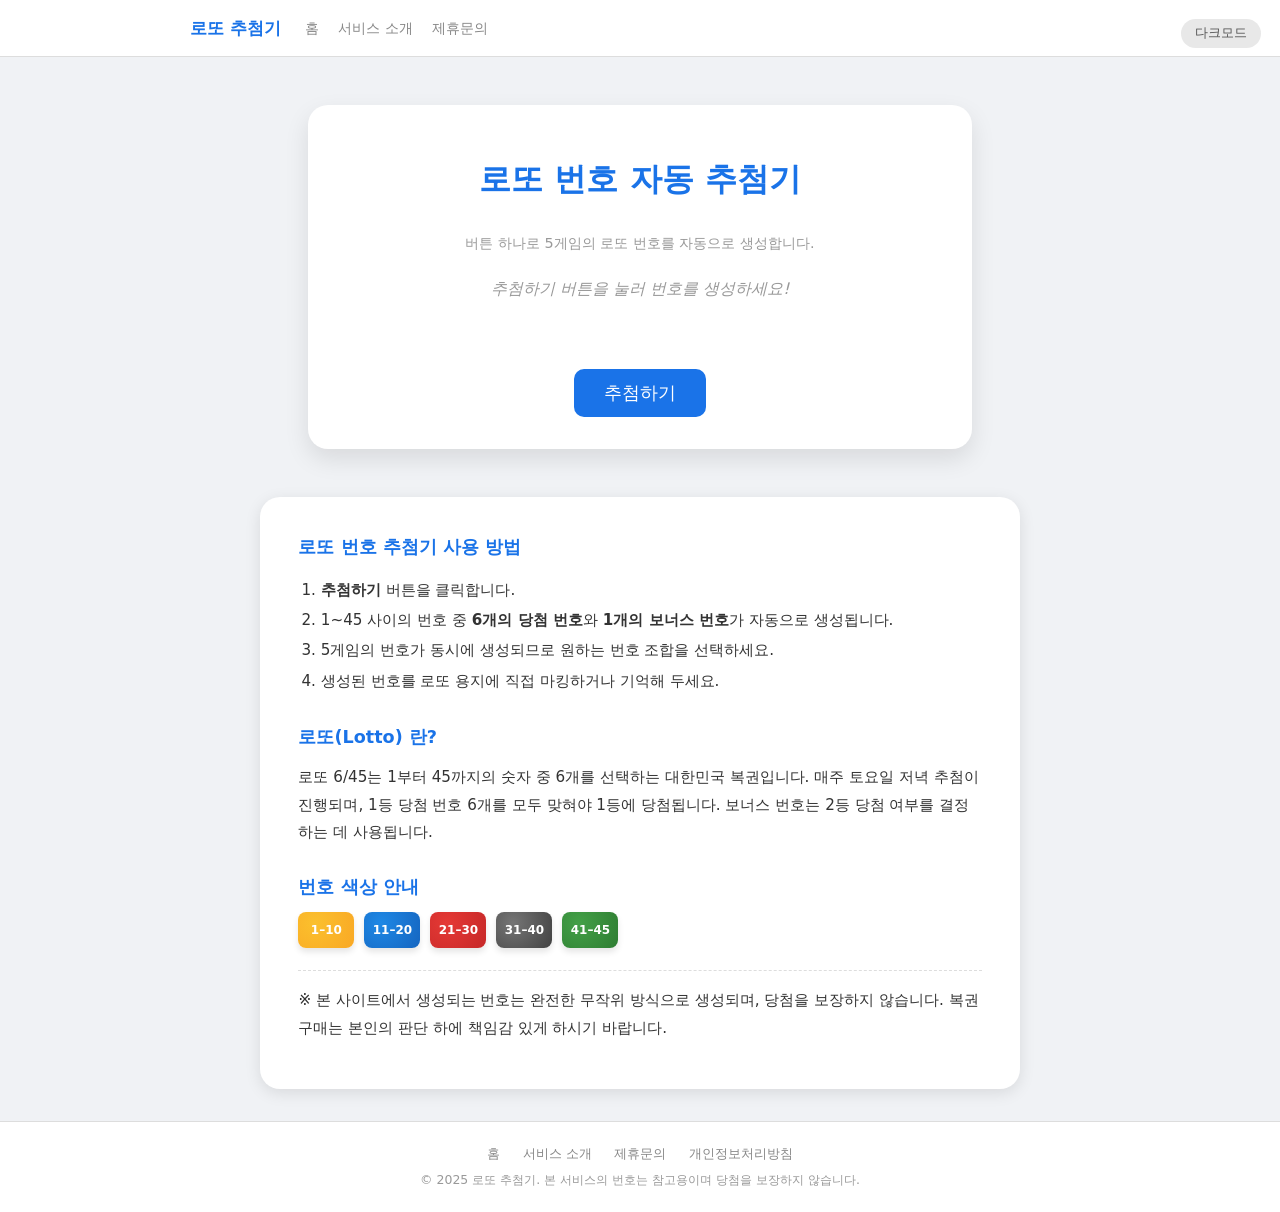
<file: index.html>
<!doctype html>
<html lang="ko">
<head>
  <meta charset="UTF-8" />
  <meta name="viewport" content="width=device-width, initial-scale=1.0" />
  <title>로또 번호 추첨기 - 무료 로또 번호 자동 생성</title>
  <meta name="description" content="무료 로또 번호 추첨기. 클릭 한 번으로 1~45 사이의 로또 번호 5게임을 자동으로 생성합니다. 매주 행운의 번호를 뽑아보세요." />
  <meta name="keywords" content="로또, 로또번호, 로또추첨기, 로또번호생성, 로또자동번호, 행운번호" />
  <meta name="google-adsense-account" content="ca-pub-2824802689617683">
  <meta property="og:title" content="로또 번호 추첨기 - 무료 로또 번호 자동 생성" />
  <meta property="og:description" content="클릭 한 번으로 5게임의 로또 번호를 자동 생성합니다." />
  <meta property="og:type" content="website" />
  <link href='/style.css' rel='stylesheet'>
  <script async src="https://pagead2.googlesyndication.com/pagead/js/adsbygoogle.js?client=ca-pub-2824802689617683" crossorigin="anonymous"></script>
  <!-- Google tag (gtag.js) -->
  <script async src="https://www.googletagmanager.com/gtag/js?id=G-DYKL0S58TN"></script>
  <script>
    window.dataLayer = window.dataLayer || [];
    function gtag(){dataLayer.push(arguments);}
    gtag('js', new Date());
    gtag('config', 'G-DYKL0S58TN');
  </script>
  <!-- Microsoft Clarity -->
  <script type="text/javascript">
    (function(c,l,a,r,i,t,y){
        c[a]=c[a]||function(){(c[a].q=c[a].q||[]).push(arguments)};
        t=l.createElement(r);t.async=1;t.src="https://www.clarity.ms/tag/"+i;
        y=l.getElementsByTagName(r)[0];y.parentNode.insertBefore(t,y);
    })(window, document, "clarity", "script", "wne8ilpfbb");
  </script>
</head>
<body>
  <header class="site-header">
    <div class="header-inner">
      <a href="/" class="logo">로또 추첨기</a>
      <nav class="header-nav">
        <a href="/">홈</a>
        <a href="/about.html">서비스 소개</a>
        <a href="/contact.html">제휴문의</a>
      </nav>
      <button id="theme-toggle" class="theme-btn">다크모드</button>
    </div>
  </header>

  <main class="main-wrap">
    <div class="container">
      <h1>로또 번호 자동 추첨기</h1>
      <p class="subtitle">버튼 하나로 5게임의 로또 번호를 자동으로 생성합니다.</p>

      <div id="results-container">
        <div class="placeholder">추첨하기 버튼을 눌러 번호를 생성하세요!</div>
      </div>
      <button id="draw-btn">추첨하기</button>
    </div>

    <section class="info-section">
      <div class="info-inner">
        <h2>로또 번호 추첨기 사용 방법</h2>
        <ol class="how-to">
          <li><strong>추첨하기</strong> 버튼을 클릭합니다.</li>
          <li>1~45 사이의 번호 중 <strong>6개의 당첨 번호</strong>와 <strong>1개의 보너스 번호</strong>가 자동으로 생성됩니다.</li>
          <li>5게임의 번호가 동시에 생성되므로 원하는 번호 조합을 선택하세요.</li>
          <li>생성된 번호를 로또 용지에 직접 마킹하거나 기억해 두세요.</li>
        </ol>

        <h2>로또(Lotto) 란?</h2>
        <p>로또 6/45는 1부터 45까지의 숫자 중 6개를 선택하는 대한민국 복권입니다. 매주 토요일 저녁 추첨이 진행되며, 1등 당첨 번호 6개를 모두 맞혀야 1등에 당첨됩니다. 보너스 번호는 2등 당첨 여부를 결정하는 데 사용됩니다.</p>

        <h2>번호 색상 안내</h2>
        <div class="color-guide">
          <span class="ball range-1 small">1–10</span>
          <span class="ball range-2 small">11–20</span>
          <span class="ball range-3 small">21–30</span>
          <span class="ball range-4 small">31–40</span>
          <span class="ball range-5 small">41–45</span>
        </div>

        <p class="disclaimer">※ 본 사이트에서 생성되는 번호는 완전한 무작위 방식으로 생성되며, 당첨을 보장하지 않습니다. 복권 구매는 본인의 판단 하에 책임감 있게 하시기 바랍니다.</p>
      </div>
    </section>
  </main>

  <footer class="site-footer">
    <div class="footer-inner">
      <nav class="footer-nav">
        <a href="/">홈</a>
        <a href="/about.html">서비스 소개</a>
        <a href="/contact.html">제휴문의</a>
        <a href="/privacy.html">개인정보처리방침</a>
      </nav>
      <p class="footer-copy">© 2025 로또 추첨기. 본 서비스의 번호는 참고용이며 당첨을 보장하지 않습니다.</p>
    </div>
  </footer>

  <script defer type="text/javascript" src="/main.js"></script>
</body>
</html>
</file>
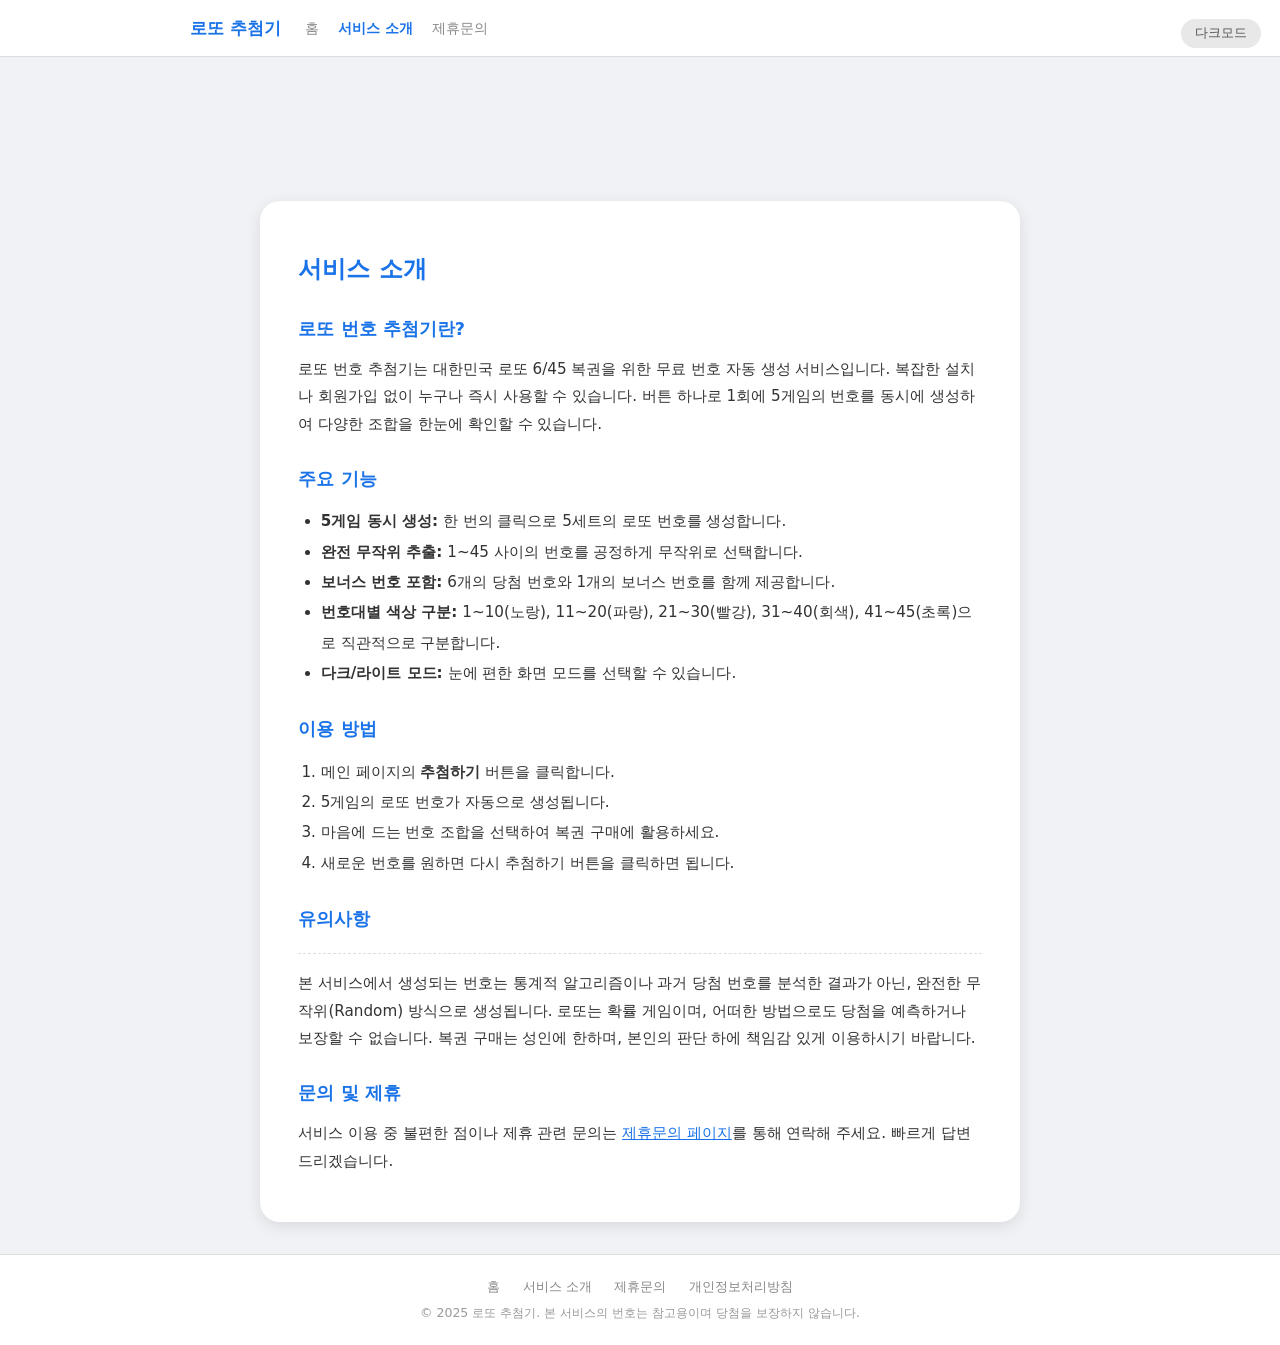
<file: about.html>
<!doctype html>
<html lang="ko">
<head>
  <meta charset="UTF-8" />
  <meta name="viewport" content="width=device-width, initial-scale=1.0" />
  <title>서비스 소개 - 로또 번호 추첨기</title>
  <meta name="description" content="로또 번호 추첨기 서비스 소개. 무료로 제공되는 로또 번호 자동 생성 서비스입니다." />
  <meta name="google-adsense-account" content="ca-pub-2824802689617683">
  <link href='/style.css' rel='stylesheet'>
  <script async src="https://pagead2.googlesyndication.com/pagead/js/adsbygoogle.js?client=ca-pub-2824802689617683" crossorigin="anonymous"></script>
  <!-- Google tag (gtag.js) -->
  <script async src="https://www.googletagmanager.com/gtag/js?id=G-DYKL0S58TN"></script>
  <script>
    window.dataLayer = window.dataLayer || [];
    function gtag(){dataLayer.push(arguments);}
    gtag('js', new Date());
    gtag('config', 'G-DYKL0S58TN');
  </script>
  <!-- Microsoft Clarity -->
  <script type="text/javascript">
    (function(c,l,a,r,i,t,y){
        c[a]=c[a]||function(){(c[a].q=c[a].q||[]).push(arguments)};
        t=l.createElement(r);t.async=1;t.src="https://www.clarity.ms/tag/"+i;
        y=l.getElementsByTagName(r)[0];y.parentNode.insertBefore(t,y);
    })(window, document, "clarity", "script", "wne8ilpfbb");
  </script>
</head>
<body>
  <header class="site-header">
    <div class="header-inner">
      <a href="/" class="logo">로또 추첨기</a>
      <nav class="header-nav">
        <a href="/">홈</a>
        <a href="/about.html" class="active">서비스 소개</a>
        <a href="/contact.html">제휴문의</a>
      </nav>
      <button id="theme-toggle" class="theme-btn">다크모드</button>
    </div>
  </header>

  <main class="main-wrap">
    <section class="info-section" style="padding-top: 3rem;">
      <div class="info-inner">
        <h1>서비스 소개</h1>

        <h2>로또 번호 추첨기란?</h2>
        <p>로또 번호 추첨기는 대한민국 로또 6/45 복권을 위한 무료 번호 자동 생성 서비스입니다. 복잡한 설치나 회원가입 없이 누구나 즉시 사용할 수 있습니다. 버튼 하나로 1회에 5게임의 번호를 동시에 생성하여 다양한 조합을 한눈에 확인할 수 있습니다.</p>

        <h2>주요 기능</h2>
        <ul class="feature-list">
          <li><strong>5게임 동시 생성:</strong> 한 번의 클릭으로 5세트의 로또 번호를 생성합니다.</li>
          <li><strong>완전 무작위 추출:</strong> 1~45 사이의 번호를 공정하게 무작위로 선택합니다.</li>
          <li><strong>보너스 번호 포함:</strong> 6개의 당첨 번호와 1개의 보너스 번호를 함께 제공합니다.</li>
          <li><strong>번호대별 색상 구분:</strong> 1~10(노랑), 11~20(파랑), 21~30(빨강), 31~40(회색), 41~45(초록)으로 직관적으로 구분합니다.</li>
          <li><strong>다크/라이트 모드:</strong> 눈에 편한 화면 모드를 선택할 수 있습니다.</li>
        </ul>

        <h2>이용 방법</h2>
        <ol class="how-to">
          <li>메인 페이지의 <strong>추첨하기</strong> 버튼을 클릭합니다.</li>
          <li>5게임의 로또 번호가 자동으로 생성됩니다.</li>
          <li>마음에 드는 번호 조합을 선택하여 복권 구매에 활용하세요.</li>
          <li>새로운 번호를 원하면 다시 추첨하기 버튼을 클릭하면 됩니다.</li>
        </ol>

        <h2>유의사항</h2>
        <p class="disclaimer">본 서비스에서 생성되는 번호는 통계적 알고리즘이나 과거 당첨 번호를 분석한 결과가 아닌, 완전한 무작위(Random) 방식으로 생성됩니다. 로또는 확률 게임이며, 어떠한 방법으로도 당첨을 예측하거나 보장할 수 없습니다. 복권 구매는 성인에 한하며, 본인의 판단 하에 책임감 있게 이용하시기 바랍니다.</p>

        <h2>문의 및 제휴</h2>
        <p>서비스 이용 중 불편한 점이나 제휴 관련 문의는 <a href="/contact.html" style="color: var(--btn-bg);">제휴문의 페이지</a>를 통해 연락해 주세요. 빠르게 답변드리겠습니다.</p>
      </div>
    </section>
  </main>

  <footer class="site-footer">
    <div class="footer-inner">
      <nav class="footer-nav">
        <a href="/">홈</a>
        <a href="/about.html">서비스 소개</a>
        <a href="/contact.html">제휴문의</a>
        <a href="/privacy.html">개인정보처리방침</a>
      </nav>
      <p class="footer-copy">© 2025 로또 추첨기. 본 서비스의 번호는 참고용이며 당첨을 보장하지 않습니다.</p>
    </div>
  </footer>

  <script>
    const themeToggle = document.getElementById('theme-toggle');
    if (localStorage.getItem('theme') === 'dark') {
      document.body.classList.add('dark');
      themeToggle.textContent = '라이트모드';
    }
    themeToggle.addEventListener('click', () => {
      document.body.classList.toggle('dark');
      const isDark = document.body.classList.contains('dark');
      themeToggle.textContent = isDark ? '라이트모드' : '다크모드';
      localStorage.setItem('theme', isDark ? 'dark' : 'light');
    });
  </script>
</body>
</html>
</file>
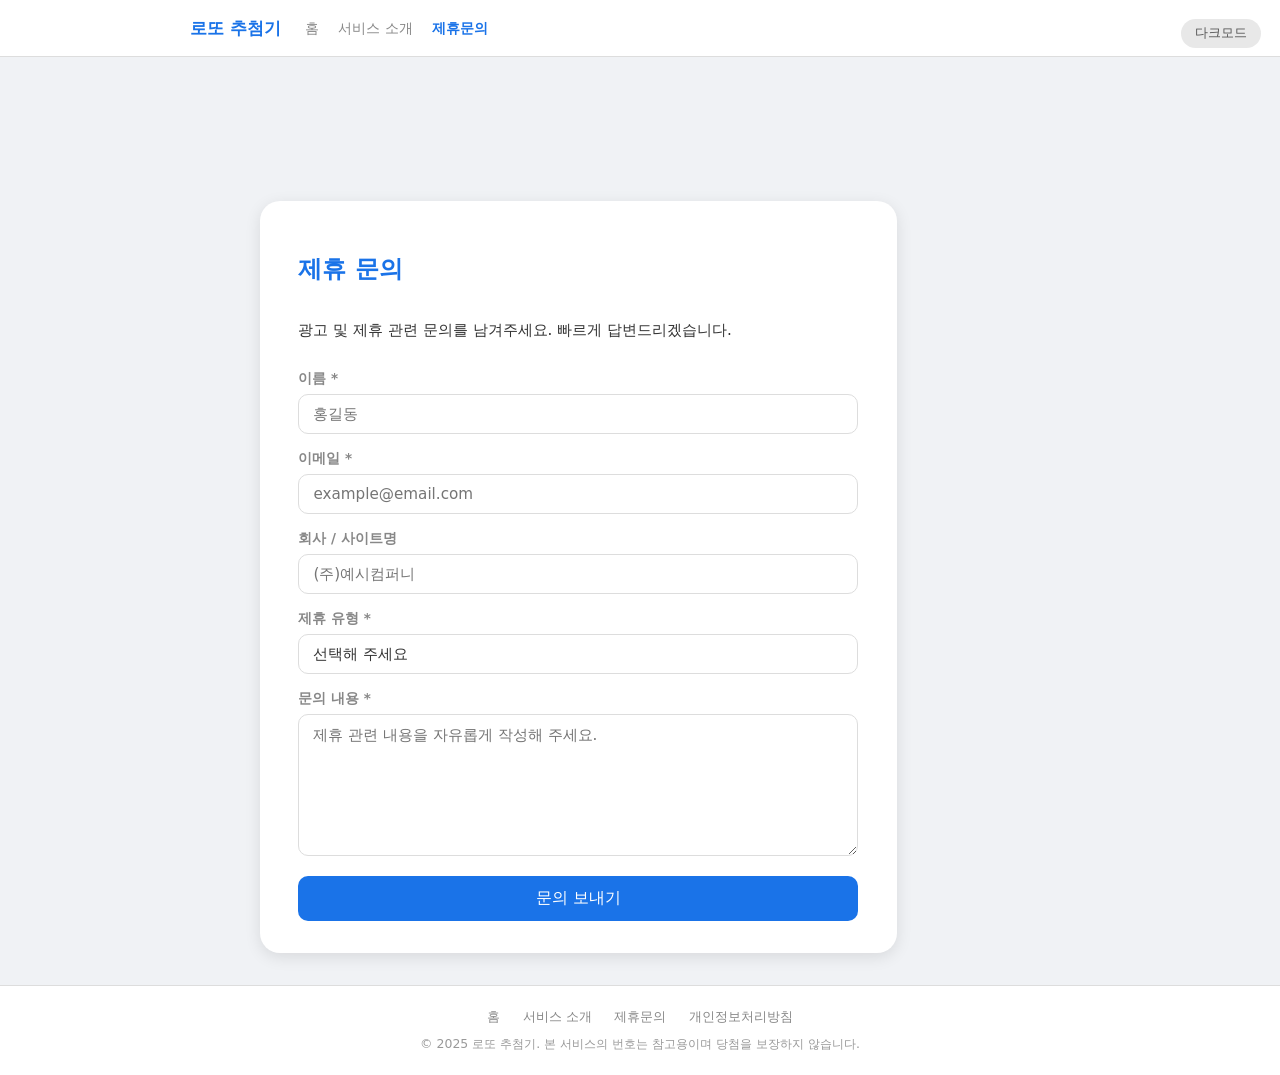
<file: contact.html>
<!doctype html>
<html lang="ko">
<head>
  <meta charset="UTF-8" />
  <meta name="viewport" content="width=device-width, initial-scale=1.0" />
  <title>제휴문의 - 로또 번호 추첨기</title>
  <meta name="description" content="로또 번호 추첨기 광고 및 제휴 문의 페이지입니다." />
  <meta name="google-adsense-account" content="ca-pub-2824802689617683">
  <link href='/style.css' rel='stylesheet'>
  <script async src="https://pagead2.googlesyndication.com/pagead/js/adsbygoogle.js?client=ca-pub-2824802689617683" crossorigin="anonymous"></script>
  <!-- Google tag (gtag.js) -->
  <script async src="https://www.googletagmanager.com/gtag/js?id=G-DYKL0S58TN"></script>
  <script>
    window.dataLayer = window.dataLayer || [];
    function gtag(){dataLayer.push(arguments);}
    gtag('js', new Date());
    gtag('config', 'G-DYKL0S58TN');
  </script>
  <!-- Microsoft Clarity -->
  <script type="text/javascript">
    (function(c,l,a,r,i,t,y){
        c[a]=c[a]||function(){(c[a].q=c[a].q||[]).push(arguments)};
        t=l.createElement(r);t.async=1;t.src="https://www.clarity.ms/tag/"+i;
        y=l.getElementsByTagName(r)[0];y.parentNode.insertBefore(t,y);
    })(window, document, "clarity", "script", "wne8ilpfbb");
  </script>
</head>
<body>
  <header class="site-header">
    <div class="header-inner">
      <a href="/" class="logo">로또 추첨기</a>
      <nav class="header-nav">
        <a href="/">홈</a>
        <a href="/about.html">서비스 소개</a>
        <a href="/contact.html" class="active">제휴문의</a>
      </nav>
      <button id="theme-toggle" class="theme-btn">다크모드</button>
    </div>
  </header>

  <main class="main-wrap">
    <section class="info-section" style="padding-top: 3rem;">
      <div class="info-inner" style="max-width: 560px;">
        <h1>제휴 문의</h1>
        <p class="subtitle">광고 및 제휴 관련 문의를 남겨주세요. 빠르게 답변드리겠습니다.</p>

        <form id="contact-form" action="https://formspree.io/f/xaqvbgvo" method="POST">
          <div class="form-group">
            <label for="name">이름 *</label>
            <input type="text" id="name" name="name" placeholder="홍길동" required />
          </div>
          <div class="form-group">
            <label for="email">이메일 *</label>
            <input type="email" id="email" name="email" placeholder="example@email.com" required />
          </div>
          <div class="form-group">
            <label for="company">회사 / 사이트명</label>
            <input type="text" id="company" name="company" placeholder="(주)예시컴퍼니" />
          </div>
          <div class="form-group">
            <label for="type">제휴 유형 *</label>
            <select id="type" name="type" required>
              <option value="" disabled selected>선택해 주세요</option>
              <option value="광고">광고</option>
              <option value="콘텐츠 제휴">콘텐츠 제휴</option>
              <option value="링크 교환">링크 교환</option>
              <option value="기타">기타</option>
            </select>
          </div>
          <div class="form-group">
            <label for="message">문의 내용 *</label>
            <textarea id="message" name="message" placeholder="제휴 관련 내용을 자유롭게 작성해 주세요." required></textarea>
          </div>

          <button type="submit" class="submit-btn" id="submit-btn">문의 보내기</button>
          <div class="success-msg" id="success-msg">문의가 정상적으로 접수되었습니다. 감사합니다!</div>
        </form>
      </div>
    </section>
  </main>

  <footer class="site-footer">
    <div class="footer-inner">
      <nav class="footer-nav">
        <a href="/">홈</a>
        <a href="/about.html">서비스 소개</a>
        <a href="/contact.html">제휴문의</a>
        <a href="/privacy.html">개인정보처리방침</a>
      </nav>
      <p class="footer-copy">© 2025 로또 추첨기. 본 서비스의 번호는 참고용이며 당첨을 보장하지 않습니다.</p>
    </div>
  </footer>

  <script>
    const themeToggle = document.getElementById('theme-toggle');
    if (localStorage.getItem('theme') === 'dark') {
      document.body.classList.add('dark');
      themeToggle.textContent = '라이트모드';
    }
    themeToggle.addEventListener('click', () => {
      document.body.classList.toggle('dark');
      const isDark = document.body.classList.contains('dark');
      themeToggle.textContent = isDark ? '라이트모드' : '다크모드';
      localStorage.setItem('theme', isDark ? 'dark' : 'light');
    });

    const form = document.getElementById('contact-form');
    form.addEventListener('submit', async (e) => {
      e.preventDefault();
      const btn = document.getElementById('submit-btn');
      btn.textContent = '전송 중...';
      btn.disabled = true;

      try {
        const res = await fetch(form.action, {
          method: 'POST',
          body: new FormData(form),
          headers: { Accept: 'application/json' },
        });
        if (res.ok) {
          form.reset();
          document.getElementById('success-msg').style.display = 'block';
          btn.textContent = '전송 완료';
        } else {
          btn.textContent = '오류 발생, 다시 시도해 주세요';
          btn.disabled = false;
        }
      } catch {
        btn.textContent = '오류 발생, 다시 시도해 주세요';
        btn.disabled = false;
      }
    });
  </script>
</body>
</html>
</file>
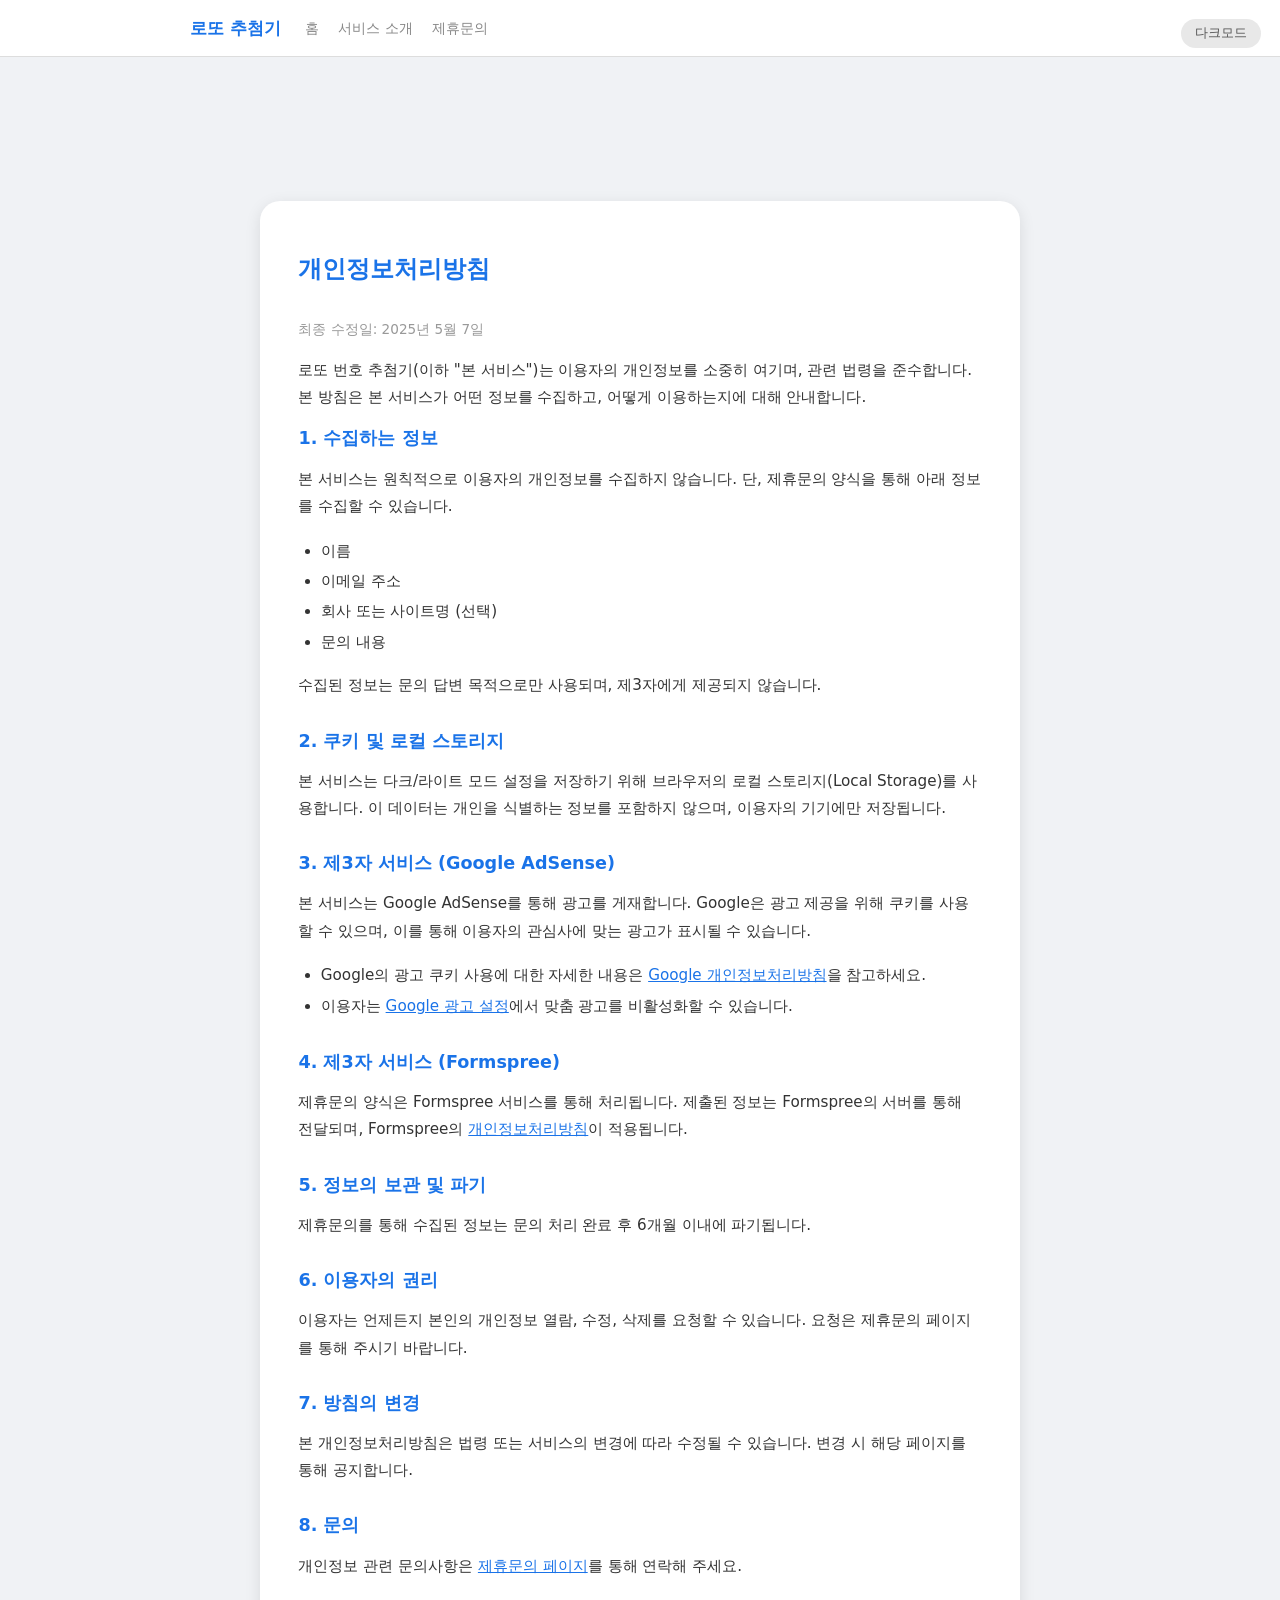
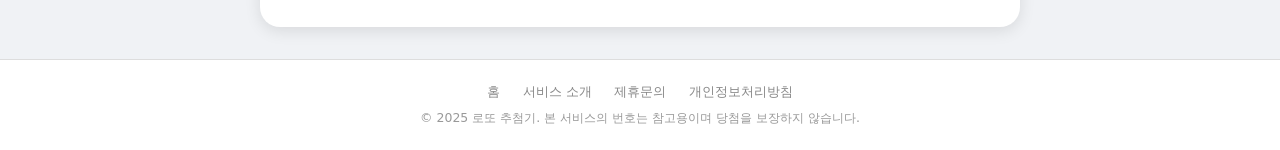
<file: privacy.html>
<!doctype html>
<html lang="ko">
<head>
  <meta charset="UTF-8" />
  <meta name="viewport" content="width=device-width, initial-scale=1.0" />
  <title>개인정보처리방침 - 로또 번호 추첨기</title>
  <meta name="description" content="로또 번호 추첨기의 개인정보처리방침입니다." />
  <meta name="google-adsense-account" content="ca-pub-2824802689617683">
  <link href='/style.css' rel='stylesheet'>
  <script async src="https://pagead2.googlesyndication.com/pagead/js/adsbygoogle.js?client=ca-pub-2824802689617683" crossorigin="anonymous"></script>
  <!-- Google tag (gtag.js) -->
  <script async src="https://www.googletagmanager.com/gtag/js?id=G-DYKL0S58TN"></script>
  <script>
    window.dataLayer = window.dataLayer || [];
    function gtag(){dataLayer.push(arguments);}
    gtag('js', new Date());
    gtag('config', 'G-DYKL0S58TN');
  </script>
  <!-- Microsoft Clarity -->
  <script type="text/javascript">
    (function(c,l,a,r,i,t,y){
        c[a]=c[a]||function(){(c[a].q=c[a].q||[]).push(arguments)};
        t=l.createElement(r);t.async=1;t.src="https://www.clarity.ms/tag/"+i;
        y=l.getElementsByTagName(r)[0];y.parentNode.insertBefore(t,y);
    })(window, document, "clarity", "script", "wne8ilpfbb");
  </script>
</head>
<body>
  <header class="site-header">
    <div class="header-inner">
      <a href="/" class="logo">로또 추첨기</a>
      <nav class="header-nav">
        <a href="/">홈</a>
        <a href="/about.html">서비스 소개</a>
        <a href="/contact.html">제휴문의</a>
      </nav>
      <button id="theme-toggle" class="theme-btn">다크모드</button>
    </div>
  </header>

  <main class="main-wrap">
    <section class="info-section" style="padding-top: 3rem;">
      <div class="info-inner">
        <h1>개인정보처리방침</h1>
        <p style="color: var(--placeholder-color); font-size: 0.85rem;">최종 수정일: 2025년 5월 7일</p>

        <p>로또 번호 추첨기(이하 "본 서비스")는 이용자의 개인정보를 소중히 여기며, 관련 법령을 준수합니다. 본 방침은 본 서비스가 어떤 정보를 수집하고, 어떻게 이용하는지에 대해 안내합니다.</p>

        <h2>1. 수집하는 정보</h2>
        <p>본 서비스는 원칙적으로 이용자의 개인정보를 수집하지 않습니다. 단, 제휴문의 양식을 통해 아래 정보를 수집할 수 있습니다.</p>
        <ul class="feature-list">
          <li>이름</li>
          <li>이메일 주소</li>
          <li>회사 또는 사이트명 (선택)</li>
          <li>문의 내용</li>
        </ul>
        <p>수집된 정보는 문의 답변 목적으로만 사용되며, 제3자에게 제공되지 않습니다.</p>

        <h2>2. 쿠키 및 로컬 스토리지</h2>
        <p>본 서비스는 다크/라이트 모드 설정을 저장하기 위해 브라우저의 로컬 스토리지(Local Storage)를 사용합니다. 이 데이터는 개인을 식별하는 정보를 포함하지 않으며, 이용자의 기기에만 저장됩니다.</p>

        <h2>3. 제3자 서비스 (Google AdSense)</h2>
        <p>본 서비스는 Google AdSense를 통해 광고를 게재합니다. Google은 광고 제공을 위해 쿠키를 사용할 수 있으며, 이를 통해 이용자의 관심사에 맞는 광고가 표시될 수 있습니다.</p>
        <ul class="feature-list">
          <li>Google의 광고 쿠키 사용에 대한 자세한 내용은 <a href="https://policies.google.com/privacy" target="_blank" rel="noopener" style="color: var(--btn-bg);">Google 개인정보처리방침</a>을 참고하세요.</li>
          <li>이용자는 <a href="https://www.google.com/settings/ads" target="_blank" rel="noopener" style="color: var(--btn-bg);">Google 광고 설정</a>에서 맞춤 광고를 비활성화할 수 있습니다.</li>
        </ul>

        <h2>4. 제3자 서비스 (Formspree)</h2>
        <p>제휴문의 양식은 Formspree 서비스를 통해 처리됩니다. 제출된 정보는 Formspree의 서버를 통해 전달되며, Formspree의 <a href="https://formspree.io/legal/privacy-policy" target="_blank" rel="noopener" style="color: var(--btn-bg);">개인정보처리방침</a>이 적용됩니다.</p>

        <h2>5. 정보의 보관 및 파기</h2>
        <p>제휴문의를 통해 수집된 정보는 문의 처리 완료 후 6개월 이내에 파기됩니다.</p>

        <h2>6. 이용자의 권리</h2>
        <p>이용자는 언제든지 본인의 개인정보 열람, 수정, 삭제를 요청할 수 있습니다. 요청은 제휴문의 페이지를 통해 주시기 바랍니다.</p>

        <h2>7. 방침의 변경</h2>
        <p>본 개인정보처리방침은 법령 또는 서비스의 변경에 따라 수정될 수 있습니다. 변경 시 해당 페이지를 통해 공지합니다.</p>

        <h2>8. 문의</h2>
        <p>개인정보 관련 문의사항은 <a href="/contact.html" style="color: var(--btn-bg);">제휴문의 페이지</a>를 통해 연락해 주세요.</p>
      </div>
    </section>
  </main>

  <footer class="site-footer">
    <div class="footer-inner">
      <nav class="footer-nav">
        <a href="/">홈</a>
        <a href="/about.html">서비스 소개</a>
        <a href="/contact.html">제휴문의</a>
        <a href="/privacy.html">개인정보처리방침</a>
      </nav>
      <p class="footer-copy">© 2025 로또 추첨기. 본 서비스의 번호는 참고용이며 당첨을 보장하지 않습니다.</p>
    </div>
  </footer>

  <script>
    const themeToggle = document.getElementById('theme-toggle');
    if (localStorage.getItem('theme') === 'dark') {
      document.body.classList.add('dark');
      themeToggle.textContent = '라이트모드';
    }
    themeToggle.addEventListener('click', () => {
      document.body.classList.toggle('dark');
      const isDark = document.body.classList.contains('dark');
      themeToggle.textContent = isDark ? '라이트모드' : '다크모드';
      localStorage.setItem('theme', isDark ? 'dark' : 'light');
    });
  </script>
</body>
</html>
</file>
<file: style.css>
:root {
  --bg: #f0f2f5;
  --card-bg: #ffffff;
  --card-shadow: rgba(0, 0, 0, 0.1);
  --title-color: #1a73e8;
  --row-bg: #f8f9fa;
  --label-color: #888;
  --plus-color: #bbb;
  --placeholder-color: #999;
  --btn-bg: #1a73e8;
  --btn-hover: #1557b0;
  --theme-btn-bg: #e8e8e8;
  --theme-btn-color: #555;
  --theme-btn-hover: #d0d0d0;
  --input-bg: #ffffff;
  --input-border: #ddd;
  --input-color: #333;
}

body.dark {
  --bg: #121212;
  --card-bg: #1e1e1e;
  --card-shadow: rgba(0, 0, 0, 0.4);
  --title-color: #90caf9;
  --row-bg: #2a2a2a;
  --label-color: #aaa;
  --plus-color: #555;
  --placeholder-color: #666;
  --btn-bg: #1565c0;
  --btn-hover: #0d47a1;
  --theme-btn-bg: #333;
  --theme-btn-color: #ddd;
  --theme-btn-hover: #444;
  --input-bg: #2a2a2a;
  --input-border: #444;
  --input-color: #eee;
}

body {
  font-family: 'Pretendard', -apple-system, BlinkMacSystemFont, system-ui, Roboto, sans-serif;
  background-color: var(--bg);
  margin: 0;
  min-height: 100vh;
  display: flex;
  flex-direction: column;
  transition: background-color 0.3s;
  color: var(--input-color);
}

/* ── Header ── */
.site-header {
  background-color: var(--card-bg);
  border-bottom: 1px solid var(--input-border);
  position: sticky;
  top: 0;
  z-index: 100;
  transition: background-color 0.3s, border-color 0.3s;
}

.header-inner {
  max-width: 900px;
  margin: 0 auto;
  padding: 0 1.5rem;
  height: 56px;
  display: flex;
  align-items: center;
  gap: 1.5rem;
}

.logo {
  font-weight: 800;
  font-size: 1.05rem;
  color: var(--title-color);
  text-decoration: none;
  white-space: nowrap;
  transition: color 0.3s;
}

.header-nav {
  display: flex;
  gap: 1.2rem;
  flex: 1;
}

.header-nav a {
  font-size: 0.88rem;
  color: var(--label-color);
  text-decoration: none;
  transition: color 0.2s;
}

.header-nav a:hover,
.header-nav a.active {
  color: var(--title-color);
  font-weight: 600;
}

/* ── Main ── */
.main-wrap {
  flex: 1;
  display: flex;
  flex-direction: column;
  align-items: center;
  padding: 3rem 1rem 2rem;
}

.container {
  background-color: var(--card-bg);
  padding: 2rem;
  border-radius: 20px;
  box-shadow: 0 10px 25px var(--card-shadow);
  text-align: center;
  width: 100%;
  max-width: 600px;
  position: relative;
  transition: background-color 0.3s, box-shadow 0.3s;
}

/* ── Info sections ── */
.info-section {
  width: 100%;
  max-width: 760px;
  margin-top: 3rem;
}

.info-inner {
  background-color: var(--card-bg);
  border-radius: 20px;
  padding: 2rem 2.4rem;
  box-shadow: 0 4px 16px var(--card-shadow);
  transition: background-color 0.3s;
}

.info-inner h2 {
  color: var(--title-color);
  font-size: 1.1rem;
  margin: 1.8rem 0 0.6rem;
  transition: color 0.3s;
}

.info-inner h2:first-of-type {
  margin-top: 0.4rem;
}

.info-inner p {
  line-height: 1.8;
  font-size: 0.95rem;
  color: var(--input-color);
  transition: color 0.3s;
}

.how-to, .feature-list {
  padding-left: 1.4rem;
  line-height: 2;
  font-size: 0.95rem;
}

.color-guide {
  display: flex;
  gap: 10px;
  flex-wrap: wrap;
  margin: 0.8rem 0;
}

.ball.small {
  width: 56px;
  height: 36px;
  border-radius: 8px;
  font-size: 0.75rem;
}

.subtitle {
  font-size: 0.9rem;
  color: var(--placeholder-color);
  margin-bottom: 1.6rem;
  transition: color 0.3s;
}

.disclaimer {
  font-size: 0.82rem;
  color: var(--placeholder-color);
  margin-top: 1.4rem;
  padding-top: 1rem;
  border-top: 1px dashed var(--input-border);
  line-height: 1.7;
  transition: color 0.3s;
}

/* ── Contact form ── */
.form-group {
  display: flex;
  flex-direction: column;
  gap: 6px;
  text-align: left;
  margin-bottom: 16px;
}

.form-group label {
  font-size: 0.85rem;
  font-weight: 600;
  color: var(--label-color);
}

.form-group input,
.form-group select,
.form-group textarea {
  padding: 10px 14px;
  border: 1.5px solid var(--input-border);
  border-radius: 10px;
  background-color: var(--input-bg);
  color: var(--input-color);
  font-size: 0.95rem;
  font-family: inherit;
  transition: border-color 0.2s, background-color 0.3s, color 0.3s;
  outline: none;
}

.form-group input:focus,
.form-group select:focus,
.form-group textarea:focus {
  border-color: var(--btn-bg);
}

.form-group textarea {
  resize: vertical;
  min-height: 120px;
}

.form-group select {
  appearance: none;
  cursor: pointer;
}

.submit-btn {
  background-color: var(--btn-bg);
  color: white;
  border: none;
  padding: 12px 30px;
  font-size: 1rem;
  border-radius: 10px;
  cursor: pointer;
  transition: background-color 0.3s;
  width: 100%;
  margin-top: 4px;
}

.submit-btn:hover { background-color: var(--btn-hover); }
.submit-btn:disabled { opacity: 0.6; cursor: not-allowed; }

.success-msg {
  display: none;
  background-color: #e8f5e9;
  color: #2e7d32;
  border-radius: 10px;
  padding: 14px;
  margin-top: 16px;
  font-size: 0.9rem;
}

body.dark .success-msg {
  background-color: #1b5e20;
  color: #a5d6a7;
}

/* ── Footer ── */
.site-footer {
  background-color: var(--card-bg);
  border-top: 1px solid var(--input-border);
  margin-top: auto;
  transition: background-color 0.3s, border-color 0.3s;
}

.footer-inner {
  max-width: 900px;
  margin: 0 auto;
  padding: 1.4rem 1.5rem;
  text-align: center;
}

.footer-nav {
  display: flex;
  justify-content: center;
  gap: 1.4rem;
  flex-wrap: wrap;
  margin-bottom: 0.6rem;
}

.footer-nav a {
  font-size: 0.82rem;
  color: var(--label-color);
  text-decoration: none;
  transition: color 0.2s;
}

.footer-nav a:hover { color: var(--title-color); }

.footer-copy {
  font-size: 0.78rem;
  color: var(--placeholder-color);
  margin: 0;
  transition: color 0.3s;
}

.theme-btn {
  position: absolute;
  top: 1.2rem;
  right: 1.2rem;
  background-color: var(--theme-btn-bg);
  color: var(--theme-btn-color);
  border: none;
  padding: 6px 14px;
  font-size: 0.8rem;
  border-radius: 20px;
  cursor: pointer;
  transition: background-color 0.2s, color 0.2s;
  margin: 0;
}

.theme-btn:hover {
  background-color: var(--theme-btn-hover);
}

h1 {
  color: var(--title-color);
  margin-bottom: 2rem;
  transition: color 0.3s;
}

#results-container {
  margin-bottom: 20px;
  min-height: 60px;
  display: flex;
  flex-direction: column;
  gap: 12px;
}

.game-row {
  display: flex;
  align-items: center;
  gap: 8px;
  background-color: var(--row-bg);
  border-radius: 12px;
  padding: 10px 14px;
  transition: background-color 0.3s;
}

.game-label {
  font-size: 0.8rem;
  font-weight: bold;
  color: var(--label-color);
  width: 40px;
  flex-shrink: 0;
  text-align: left;
  transition: color 0.3s;
}

.win-balls, .bonus-ball {
  display: flex;
  gap: 6px;
  align-items: center;
  min-height: 44px;
}

.plus-sign {
  color: var(--plus-color);
  font-weight: bold;
  font-size: 1rem;
  flex-shrink: 0;
  transition: color 0.3s;
}

.placeholder {
  color: var(--placeholder-color);
  font-style: italic;
  transition: color 0.3s;
}

.ball {
  width: 44px;
  height: 44px;
  border-radius: 50%;
  display: flex;
  justify-content: center;
  align-items: center;
  color: white;
  font-weight: bold;
  font-size: 1rem;
  box-shadow: 0 4px 6px rgba(0, 0, 0, 0.1);
  animation: bounce 0.5s ease;
  flex-shrink: 0;
}

button#draw-btn {
  background-color: var(--btn-bg);
  color: white;
  border: none;
  padding: 12px 30px;
  font-size: 1.1rem;
  border-radius: 10px;
  cursor: pointer;
  transition: background-color 0.3s;
  margin-top: 10px;
}

button#draw-btn:hover {
  background-color: var(--btn-hover);
}

button#draw-btn:active {
  transform: scale(0.98);
}

@keyframes bounce {
  0% { transform: scale(0.3); opacity: 0; }
  70% { transform: scale(1.1); }
  100% { transform: scale(1); opacity: 1; }
}

.ball.range-1 { background: radial-gradient(circle at 30% 30%, #fbc02d, #f9a825); }
.ball.range-2 { background: radial-gradient(circle at 30% 30%, #1e88e5, #1565c0); }
.ball.range-3 { background: radial-gradient(circle at 30% 30%, #e53935, #c62828); }
.ball.range-4 { background: radial-gradient(circle at 30% 30%, #757575, #424242); }
.ball.range-5 { background: radial-gradient(circle at 30% 30%, #43a047, #2e7d32); }
</file>
